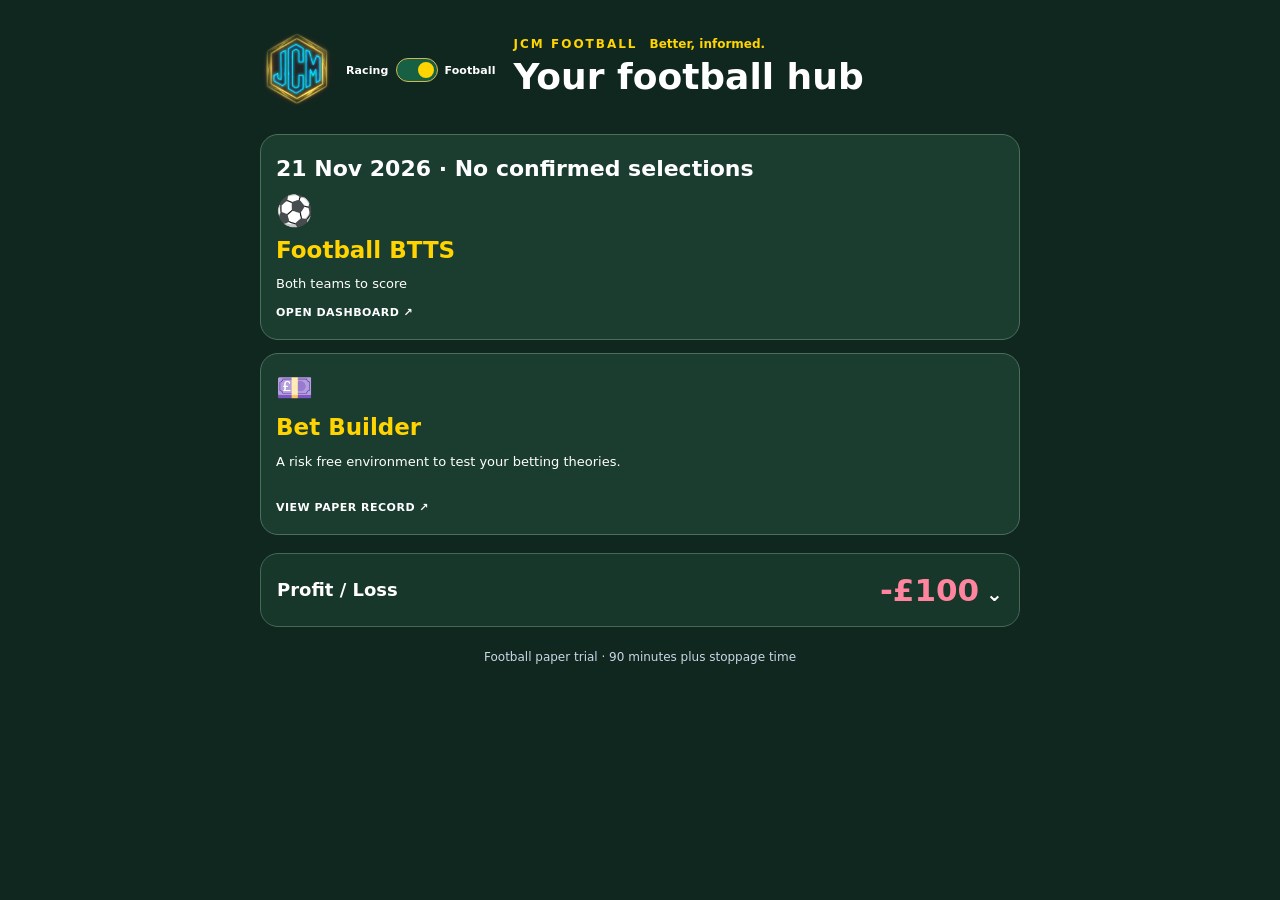
<file: football.html>
<!doctype html><html lang="en"><head><meta charset="utf-8"><meta name="viewport" content="width=device-width, initial-scale=1,viewport-fit=cover"><title>JCM | Football BTTS</title><meta name="jcm-app-version" content="2026-11-09-approved-three-lay-trial"><meta name="description" content="JCM Football — BTTS paper trial"><link rel="apple-touch-icon" sizes="180x180" href="./apple-touch-icon.png"><link rel="icon" type="image/png" sizes="192x192" href="./icon-192.png"><link rel="manifest" href="./football.webmanifest"><meta name="theme-color" content="#10271f"><meta name="apple-mobile-web-app-capable" content="yes"><meta name="apple-mobile-web-app-status-bar-style" content="default"><meta name="apple-mobile-web-app-title" content="JCM Football"><link rel="stylesheet" href="scripts/jcm-shell.css?v=20261109"><link rel="stylesheet" href="scripts/sport-switch.css?v=20261109-switch-fix">
<style>#jcm-official-panel .jcm-research-row.jcm-competition-watchlist{border-color:#edbd57}.jcm-competition-watchlist .jcm-confidence.low{background:#70521b;border-color:#edbd57}</style>
<style>
#jcm-field-test{max-width:900px;margin:18px auto;padding:0 16px}#jcm-field-test[hidden]{display:none!important}.jcm-ft-wrap{border:1px solid #77623a;background:#202b3e;border-radius:14px;padding:16px}.jcm-ft-wrap h2{margin:0 0 7px;color:#ffd700;font-size:18px}.jcm-ft-note{font-size:12px;line-height:1.6;color:#d4dce9}.jcm-ft-card{background:#182336;border:1px solid #42516b;border-radius:10px;margin:9px 0;padding:12px;display:flex;align-items:center;justify-content:space-between;gap:10px}.jcm-ft-name{font-weight:800}.jcm-ft-where{color:#d0d9e6;font-size:12px;margin-top:4px}.jcm-ft-rating{white-space:nowrap;color:#fff;background:#42506a;padding:7px;border-radius:7px;font-size:12px;font-weight:800}.jcm-ft-hub{border:1px solid #77623a!important}
</style>
<style>
.jcm-research-row{grid-template-columns:minmax(75px,23%) minmax(0,1fr) 73px;column-gap:9px}
.jcm-detail-rating{display:flex;margin:12px 0}.jcm-detail-rating .jcm-confidence{flex-basis:130px;min-height:66px;padding:8px}.jcm-detail-rating .jcm-confidence small{font-size:11px}.jcm-research-row.jcm-rating-high{border:2px solid #43bd84}.jcm-research-row.jcm-rating-medium{border:2px solid #edbd57}.jcm-research-row.jcm-rating-low{border:2px solid #ed7185}
@media(max-width:380px){.jcm-research-row{grid-template-columns:65px minmax(0,1fr) 61px;column-gap:5px}}
.jcm-horse-with-confidence{display:flex;align-items:center;justify-content:space-between;gap:7px;min-width:0}
.jcm-horse-with-confidence>.jcm-horse{min-width:0;flex:1 1 auto}
.jcm-confidence{display:flex;flex-direction:column;align-items:center;justify-content:center;flex:0 0 52px;min-height:46px;padding:5px 3px;border-radius:8px;border:1px solid transparent;line-height:1.2;text-align:center}
.jcm-confidence strong{font-size:15px}.jcm-confidence small{font-size:9px;font-weight:800;margin-top:3px}
.jcm-confidence.high{background:#135b43;border-color:#43bd84;color:#fff}
.jcm-confidence.medium{background:#70521b;border-color:#edbd57;color:#fff}
.jcm-confidence.low{background:#7b2633;border-color:#ed7185;color:#fff}
.jcm-confidence.unrated{background:#364156;border-color:#728099;color:#fff}
@media(max-width:380px){.jcm-horse-with-confidence{gap:4px}.jcm-confidence{flex-basis:44px}.jcm-confidence strong{font-size:13px}.jcm-confidence small{font-size:8px}}
</style>
<style>
#jcm-detail-overlay{z-index:100}
#jcm-rated-ratios{display:grid;gap:8px;width:100%}
.jcm-rated-line{display:grid;grid-template-columns:72px 1fr auto;gap:10px;align-items:center;width:100%;padding:9px;border-radius:9px;background:#121b2c}
.jcm-rated-line .high{color:#80e4b2}.jcm-rated-line .medium{color:#f5ce79}.jcm-rated-line .low{color:#ff9bad}
.jcm-rated-table{width:100%;border-collapse:collapse;font-size:14px}
.jcm-rated-table th,.jcm-rated-table td{padding:12px 5px;border-bottom:1px solid #52647b;text-align:left}
.jcm-rated-table th{font-size:12px}
</style>
<style>
.jcm-account-switch{display:flex;position:relative;background:#121626;border:1px solid #65748a;border-radius:24px;padding:4px;margin:16px 0;gap:4px}
.jcm-account-switch button{flex:1;position:relative;z-index:1;border:0;background:transparent;color:#fff;border-radius:20px;padding:12px 8px;font:inherit;font-weight:750;cursor:pointer;min-height:44px}
.jcm-account-switch::before{content:'';position:absolute;left:4px;top:4px;bottom:4px;width:calc(50% - 6px);background:#365774;border-radius:20px;transition:transform .18s}
.jcm-account-switch.manual::before{transform:translateX(calc(100% + 4px))}
.jcm-manual-row{border:1px solid #52647b;background:#182336;border-radius:12px;padding:14px;margin:12px 0}
.jcm-manual-row input[type=number]{width:100%;min-width:0;padding:10px;font-size:16px;margin:8px 0;color:#fff;background:#26324b;border:1px solid #65748a;border-radius:8px}
.jcm-manual-row input[type=checkbox]{width:22px;height:22px;vertical-align:middle;accent-color:#43bd84}
.jcm-manual-row button{padding:10px 14px;min-height:44px;border-radius:8px;background:#365774;color:#fff;border:1px solid #65748a;font:inherit}
.jcm-manual-row :disabled{opacity:.65}
</style>
<style>
.jcm-modal:has(.jcm-result-card){width:min(calc(100vw - 24px),680px)}
.jcm-result-card{border:1px solid #52647b;border-radius:16px;background:#1c293c;padding:22px 18px;clear:both}
.jcm-result-top{display:flex;gap:10px;align-items:center;flex-wrap:wrap}.jcm-result-course{flex:1;min-width:90px}.jcm-result-top .jcm-confidence{margin-left:auto;min-width:78px;padding:8px}.jcm-result-top .jcm-confidence small{font-size:11px;margin:2px 0}.jcm-result-top .jcm-confidence strong{font-size:21px}.jcm-result-time{border:1px solid #52647b;border-radius:12px;background:#26364b;padding:14px;font-size:23px;font-weight:850;color:#ffd700}
.jcm-result-top strong{font-size:20px}.jcm-result-card small{display:block;color:#d4dfef;font-size:13px;margin:6px 0}
.jcm-result-summary{display:flex;align-items:center;gap:12px;flex-wrap:wrap;margin:16px 0}.jcm-result-finish{font-size:18px}.jcm-result-outcome{display:inline-block;font-size:18px;font-weight:850;padding:12px 18px;border-radius:24px;margin:0}
.jcm-result-outcome.win{background:#14543b;color:#85efb8}.jcm-result-outcome.loss{background:#70263a;color:#ffb3c1}.jcm-result-outcome.pending{background:#364156;color:#fff}
.jcm-result-body{display:grid;gap:12px}.jcm-result-tile{border:1px solid #52647b;border-radius:12px;background:#142237;padding:16px}.jcm-result-tile h3{margin:0 0 12px;font-size:17px;color:#ffd700}.jcm-result-tile p{margin:8px 0;overflow-wrap:anywhere}.jcm-result-stat + .jcm-result-stat{margin-top:12px}.jcm-result-stat strong{display:block;font-size:19px;overflow-wrap:anywhere}.jcm-result-body h2{font-size:clamp(25px,7vw,34px);line-height:1.2;margin:12px 0}
.jcm-result-grid{display:grid;grid-template-columns:repeat(2,minmax(0,1fr));gap:22px 14px;border-top:1px solid #52647b;padding:18px 0;margin:20px 0}.jcm-result-grid strong{display:block;font-size:19px;overflow-wrap:anywhere}
.jcm-race-action{display:block;padding:14px;border:1px solid #65748a;border-radius:10px;font-weight:800}
.jcm-link-unavailable{font-size:13px;color:#c6d0de}
#jcm-official-panel .jcm-status.win{color:#85efb8}#jcm-official-panel .jcm-status.loss{color:#ff849d}
@media(max-width:380px){.jcm-result-card{padding:18px 12px}.jcm-result-grid strong{font-size:17px}}
</style><style>.football-acca-entry{width:100%;border:1px solid #3c6050;text-align:left;color:#fff;font:inherit;cursor:pointer;background:#10271f}.football-acca-entry:hover{border-color:#ffd400}.football-acca-entry:focus-visible{outline:3px solid #ffd400;outline-offset:3px}</style></head><body data-sport="football"><header><div class="head"><div class="brand"><div class="identity"><img alt="JCM logo" src="./jcm-logo.svg"><div class="jcm-tagline">Better, informed</div></div><select id="date" aria-label="Football date"><option value="2026-11-07">7 Nov 2026</option></select></div><div class="metrics"><div class="metric"><strong>—</strong><small>BTTS RESULTS</small></div><div class="metric"><strong>—</strong><small>SUCCESSES</small></div><div class="metric"><strong>—</strong><small>FAILURES</small></div><div class="metric"><strong>—</strong><small>PENDING</small></div></div></div></header><main></main><script src="scripts/football-acca.js?v=20261109-acca"></script><script src="scripts/football-ui.js?v=20261121-prematch-review"></script><script src="scripts/sport-switch.js?v=20261127-international"></script></body></html>
</file>
<file: scripts/jcm-shell.css>
:root{--bg:#121626;--panel:#1c2435;--gold:#ffd700;--teal:#00c2b9;--red:#dc143c;--muted:#a7b1c3}*{box-sizing:border-box}body{margin:0;background:var(--bg);color:#fff;font-family:system-ui,-apple-system,Segoe UI,sans-serif}header{position:sticky;top:0;z-index:3;background:#121626f5;backdrop-filter:blur(14px);border-bottom:1px solid #344057;box-shadow:0 8px 24px #0005}.head{max-width:900px;margin:auto;padding:calc(20px + env(safe-area-inset-top, 0px)) 16px 12px}@media(display-mode:standalone){header{padding-top:max(58px, env(safe-area-inset-top, 0px))}.head{padding-top:12px}}.brand{display:flex;align-items:center;gap:12px;justify-content:space-between}.identity{display:flex;align-items:center;gap:10px}.identity img{height:46px;width:46px;border-radius:10px;object-fit:cover;mix-blend-mode:screen;background:transparent}.brandname{font-weight:850;letter-spacing:1.5px;color:var(--gold)}.subtitle{font-size:10px;color:var(--muted);letter-spacing:1px}select{background:#253149;color:white;border:1px solid #516077;border-radius:9px;padding:10px 8px;font-weight:700;max-width:145px}.metrics{display:grid;grid-template-columns:repeat(4,1fr);gap:8px;margin-top:12px}.metric{background:#202a3d;border:1px solid #364157;border-radius:12px;padding:10px 5px;text-align:center}.metric strong{display:block;font-size:clamp(17px,4vw,26px);color:var(--gold)}.metric small{font-size:9px;color:var(--muted);letter-spacing:.5px}.metric:nth-child(2) strong{color:var(--teal)}.metric:nth-child(3) strong{color:#ff5978}.metric:nth-child(4) strong{color:white}main{max-width:900px;margin:auto;padding:20px 16px 60px}.day{display:flex;justify-content:space-between;align-items:center;background:linear-gradient(120deg,#22323c,#20273b);border:1px solid #43536a;border-radius:15px;padding:16px;margin-bottom:16px}.day .eyebrow{font-size:11px;color:var(--muted);letter-spacing:1px}.day strong{font-size:32px;color:var(--gold)}.day .detail{font-size:12px;color:var(--muted);text-align:right}.section{display:flex;justify-content:space-between;align-items:center;margin:18px 0 10px}.section h2{font-size:17px;margin:0}.section small{color:var(--muted)}.pick{display:grid;grid-template-columns:80px minmax(0,1fr) 76px 75px;gap:10px;align-items:center;background:var(--panel);border:1px solid #344158;border-radius:13px;padding:15px 13px;margin-bottom:9px}.when{font-weight:800;color:var(--gold);font-size:15px}.course{font-size:12px;color:var(--muted)}.horse{font-size:16px;font-weight:750;overflow-wrap:anywhere}.note{font-size:11px;color:var(--muted);margin-top:5px}.place{text-align:center;font-weight:800;font-size:15px}.place small{display:block;color:var(--muted);font-size:10px;font-weight:400}.tag{display:inline-block;text-align:center;border-radius:8px;font-size:12px;font-weight:900;padding:9px 6px}.win{color:#72f4dc;background:#075d52}.loss{color:#ffafbe;background:#6d1930}.nr{color:#ddd;background:#45495b}.foot{margin-top:22px;font-size:12px;color:var(--muted);line-height:1.55}.foot summary{cursor:pointer;color:#d4dfef}.foot a{color:#65e8df}.empty{background:var(--panel);border-radius:12px;padding:26px;text-align:center;color:var(--muted)}@media(max-width:530px){.pick{grid-template-columns:58px minmax(0,1fr) 53px 58px;gap:6px;padding:13px 8px}.horse{font-size:13px}.when{font-size:13px}.course,.note{font-size:10px}.place{font-size:12px}.tag{font-size:10px;padding:8px 3px}.identity img{width:40px;height:40px}.brandname{font-size:13px}.subtitle{font-size:8px}select{font-size:11px;max-width:125px}.metric small{font-size:8px}}

.market-summary{margin-top:8px;font-size:10px;color:#9baec5;display:flex;align-items:center;gap:5px}.market-dot{height:7px;width:7px;border-radius:50%;background:#78859b;display:inline-block}.odds-panel{margin-top:15px;background:#1c2435;border:1px solid #344158;border-radius:14px;padding:15px}.odds-panel summary{cursor:pointer;font-size:13px;font-weight:700;color:#f3d96a}.odds-panel p{color:#a7b1c3;font-size:12px;line-height:1.6}.odds-table{width:100%;border-collapse:collapse;font-size:12px}.odds-table th,.odds-table td{text-align:left;border-bottom:1px solid #344158;padding:9px 5px}.odds-table th{color:#a7b1c3}.data-note{font-size:11px;color:#a7b1c3;line-height:1.6}.pill{display:inline-block;background:#303e52;color:#d1d9e5;border-radius:7px;padding:4px 7px;font-size:10px;font-weight:800}.live-disclaimer{font-size:11px;color:#a7b1c3;margin:10px 0 0}

/* iPhone/mobile: keep date selector fully visible and easy to tap. */
@media(max-width:600px){
 html,body{max-width:100%;overflow-x:hidden}
 .head{padding:10px 12px}
 .brand{display:flex;flex-direction:column;align-items:stretch;gap:10px}
 .identity{min-width:0;max-width:100%;justify-content:flex-start}
 .identity>div{min-width:0}
 .brandname{overflow-wrap:anywhere}
 :is(#date,#jcm-watch-date){display:block;width:100%;max-width:none;min-width:0;min-height:48px;font-size:16px;padding:12px 14px;touch-action:manipulation}
 .metrics{grid-template-columns:repeat(2,minmax(0,1fr));gap:7px;margin-top:10px}
 .metric{min-width:0}
 main{padding:14px 12px 55px}
 .day{gap:10px;padding:12px;min-width:0}
 .day strong{font-size:26px}
 .pick{min-width:0}
}

/* Brand refresh: original JCM emblem and white Better, informed slogan. */
.identity{gap:16px}
.identity img{width:72px;height:72px;border-radius:17px;flex-shrink:0}
.jcm-tagline{font-size:clamp(19px,3.5vw,30px);font-weight:800;color:#fff;letter-spacing:-.025em;line-height:1.1}
@media(max-width:600px){.identity{gap:12px}.identity img{width:58px;height:58px;border-radius:13px}.jcm-tagline{font-size:clamp(19px,5.5vw,26px)}}

.watchlist{margin:16px 0;padding:15px;background:#192738;border:1px solid #52647b;border-radius:14px}.watchlist h2{margin:0 0 5px;font-size:17px;color:#ffd700}.watch-intro{font-size:12px;color:#c0cad8;line-height:1.55;margin:0 0 12px}.watch-card{background:#202e42;border:1px solid #43556e;border-radius:11px;padding:12px;margin:10px 0}.watch-head{display:flex;flex-wrap:wrap;align-items:center;justify-content:space-between;gap:8px}.watch-horse{font-size:16px;font-weight:800}.watch-risk{font-size:11px;font-weight:800;color:#ffe2a3;background:#665027;padding:6px 9px;border-radius:7px}.watch-detail{font-size:12px;color:#d0d8e3;line-height:1.55;margin-top:7px}.watch-source{font-size:11px;color:#65e8df}.watch-hidden{display:none}

.jcm-unified{max-width:900px;margin:0 auto 18px;padding:0 16px}.jcm-unified-card{background:#1c2435;border:1px solid #43536a;border-radius:14px;padding:15px}.jcm-unified h2{margin:0 0 7px;color:#ffd700;font-size:18px}.jcm-unified p{font-size:12px;color:#c3cede;line-height:1.6}.jcm-unified-status{font-size:11px;color:#76ddd7;font-weight:800}.jcm-unified-table{overflow-x:auto;max-width:100%}.jcm-unified table{border-collapse:collapse;width:100%;min-width:580px;font-size:12px}.jcm-unified th,.jcm-unified td{padding:9px;border-bottom:1px solid #344158;text-align:left}.jcm-unified th{color:#ffd700}.jcm-unified .missing{color:#c3cede}
/* Compact mobile header: logo and date on one line, safely below iPhone status bar. */
@media(max-width:600px){
 .brand{flex-direction:row;align-items:center;justify-content:space-between;gap:8px}
 .identity{flex:1 1 auto;min-width:0;gap:8px}
 .identity img{width:44px;height:44px;border-radius:10px;flex-shrink:0}
 .jcm-tagline{font-size:clamp(14px,3.7vw,20px);white-space:nowrap}
 :is(#date,#jcm-watch-date){display:block;flex:0 0 auto;width:120px;max-width:120px;min-width:0;min-height:40px;font-size:12px;padding:8px 5px}
 .head{padding:8px 12px}
}
@media(max-width:380px){.identity img{width:38px;height:38px}.jcm-tagline{font-size:13px}:is(#date,#jcm-watch-date){width:110px;max-width:110px}}
@media(display-mode:standalone){header{padding-top:max(48px, env(safe-area-inset-top, 0px))}}
/* Feather the JPEG tile into the exact header background; preserve neon emblem. */
.identity img{background-color:#121626;mix-blend-mode:normal;-webkit-mask-image:radial-gradient(ellipse closest-side at center,#000 65%,transparent 100%);mask-image:radial-gradient(ellipse closest-side at center,#000 65%,transparent 100%);border-radius:0}
/* High-contrast accuracy headings on both official and watchlist panels. */
.day .eyebrow,.watch-accuracy .eyebrow{color:#fff;font-weight:800;opacity:1}
/* Improve legibility of labels beneath the top performance figures. */
.metrics .metric small{color:#fff;opacity:1;font-weight:800;letter-spacing:.055em;text-shadow:0 1px 2px #0005}
/* Focused two-panel mobile dashboard. Legacy data stays available in side drawer. */
main>.day,main>.section,main>#picks,main>#jcm-watchlist,main>#market-monitor,main>.foot{display:none!important}
.jcm-panel{background:#1b2537;border:1px solid #3c4b64;border-radius:17px;padding:14px 12px;margin:0 0 15px}
.jcm-panel-heading{display:flex;align-items:center;justify-content:space-between;gap:8px;margin-bottom:12px}
.jcm-panel-heading h2{margin:0;font-size:19px;color:#fff}
.jcm-panel-heading .jcm-accuracy{font-weight:800;color:#ffd400;font-size:20px}
.jcm-row{width:100%;display:grid;grid-template-columns:70px minmax(0,1fr) 53px 60px;align-items:center;gap:7px;text-align:left;color:#fff;background:#222f45;border:1px solid #465672;border-radius:12px;padding:12px 8px;margin:8px 0;cursor:pointer;font:inherit}
.jcm-row:focus-visible,.jcm-logo-button:focus-visible{outline:2px solid #ffd400;outline-offset:2px}
.jcm-row .jcm-time{font-weight:800;color:#ffd400;font-size:15px}
.jcm-row .jcm-ground{font-size:11px;color:#c2ccdd;margin-top:3px}
.jcm-row .jcm-horse{font-weight:800;overflow-wrap:anywhere;font-size:14px}
.jcm-row .jcm-place{text-align:center;font-weight:800;font-size:14px}
.jcm-row .jcm-status{font-weight:800;text-align:center;font-size:11px;border-radius:8px;padding:8px 2px;background:#364156}
.jcm-row .jcm-status.win{color:#13d2c7}.jcm-row .jcm-status.loss{color:#ff668c}.jcm-row .jcm-status.nr{color:#fff}.jcm-row .jcm-status.pending{color:#fff}
.jcm-overlay{position:fixed;inset:0;z-index:50;background:#000a;display:none}
.jcm-overlay.open{display:block}
.jcm-modal{position:absolute;left:50%;top:50%;transform:translate(-50%,-50%);width:min(90vw,460px);max-height:80vh;overflow:auto;background:#202b40;border:1px solid #61728c;border-radius:18px;padding:22px;color:#fff;box-shadow:0 20px 60px #0009}
.jcm-modal h2{margin:0 0 12px}.jcm-modal p{line-height:1.55}.jcm-modal a{color:#72e4ed}
.jcm-drawer{position:absolute;top:0;bottom:0;left:0;width:min(85vw,360px);overflow:auto;background:#1b2537;padding:calc(22px + env(safe-area-inset-top,0px)) 20px 30px;box-shadow:10px 0 40px #0008}
.jcm-close{float:right;background:#34445c;color:white;border:1px solid #65748a;border-radius:9px;font-size:22px;padding:5px 12px;cursor:pointer}
.jcm-logo-button{background:none;border:0;padding:0;cursor:pointer;display:flex;align-items:center}
.jcm-drawer details{margin:16px 0}.jcm-drawer summary{cursor:pointer}
@media(max-width:380px){.jcm-row{grid-template-columns:58px minmax(0,1fr) 42px 52px;gap:4px}.jcm-row .jcm-horse{font-size:12px}}
/* Portrait race rows: time and white course on separate lines, no collisions. */
.jcm-row>span:first-child{display:flex;flex-direction:column;align-items:flex-start;min-width:0;gap:5px}
.jcm-row .jcm-time{display:block;line-height:1.1}
.jcm-row .jcm-ground{display:block;color:#fff;font-size:11px;font-weight:700;line-height:1.2;margin:0;overflow-wrap:anywhere}
.jcm-row{grid-template-columns:minmax(75px,21%) minmax(0,1fr) 43px 70px;column-gap:7px}
.jcm-row .jcm-horse{min-width:0}
@media(max-width:380px){.jcm-row{grid-template-columns:minmax(65px,22%) minmax(0,1fr) 37px 61px;column-gap:4px}.jcm-row .jcm-ground{font-size:10px}}
/* Keep technical data in the drawer rather than the main racing dashboard. */
.jcm-drawer #jcm-unified{display:block;max-width:100%;margin:16px 0}
.jcm-drawer .jcm-unified-card{padding:12px;max-width:100%;overflow-x:auto}
.jcm-drawer #jcm-feed-status{margin:12px 0!important;padding:0!important}
/* Accessibility polish: higher contrast and comfortably readable selection rows. */
.jcm-panel-heading h2{color:#ffd400;font-size:clamp(20px,4.5vw,25px);font-weight:850}
.jcm-panel-heading .jcm-accuracy{font-size:clamp(22px,5vw,28px)}
.jcm-row{grid-template-columns:minmax(80px,23%) minmax(0,1fr) 43px 73px;column-gap:7px;padding:14px 9px;min-height:76px}
.jcm-row .jcm-time{font-size:clamp(17px,4.2vw,21px)}
.jcm-row .jcm-ground{font-size:clamp(12px,3.1vw,14px);color:#fff;font-weight:750}
.jcm-row .jcm-horse{font-size:clamp(15px,3.8vw,19px);line-height:1.25;color:#fff}
.jcm-row .jcm-place{font-size:clamp(15px,3.8vw,18px);color:#fff}
.jcm-row .jcm-status{font-size:12px;line-height:1.2;padding:10px 2px}
.metrics .metric small{color:#fff;font-size:clamp(9px,2.3vw,12px);line-height:1.3}
:is(#date,#jcm-watch-date){color:#fff;font-weight:800}
@media(max-width:380px){.jcm-row{grid-template-columns:66px minmax(0,1fr) 36px 59px;column-gap:4px;padding:12px 6px}.jcm-row .jcm-horse{font-size:14px}.jcm-row .jcm-status{font-size:10px}.jcm-row .jcm-ground{font-size:11px}}
/* Slightly larger tappable JCM emblem without disturbing date selector. */
@media(max-width:600px){.identity img{width:54px;height:54px;flex-shrink:0}.identity{gap:9px}.jcm-logo-button{flex-shrink:0}}
@media(max-width:380px){.identity img{width:46px;height:46px}.identity{gap:6px}}
/* Tappable official totals and compact category result list. */
.metrics .metric[data-jcm-category]{cursor:pointer;touch-action:manipulation}
.metrics .metric[data-jcm-category]:focus-visible{outline:3px solid #ffd400;outline-offset:3px}
.jcm-category-list{display:flex;flex-direction:column;gap:9px;margin-top:16px}
.jcm-category-row{display:grid;grid-template-columns:82px minmax(0,1fr);gap:12px;align-items:center;background:#28364d;border:1px solid #4d5f7a;border-radius:12px;padding:12px;color:#fff}
.jcm-category-row .jcm-time{color:#ffd400;font-weight:800;font-size:18px}
.jcm-category-row .jcm-ground{color:#fff;font-weight:700;font-size:13px;margin-top:4px}
.jcm-category-row .jcm-horse{font-weight:800;font-size:17px;overflow-wrap:anywhere}
/* Centred compact date label while retaining native iPhone picker affordance. */
:is(#date,#jcm-watch-date){text-align:center;text-align-last:center;appearance:none;-webkit-appearance:none;padding:9px 22px 9px 8px!important;background-image:url("data:image/svg+xml,%3Csvg xmlns='http://www.w3.org/2000/svg' width='16' height='16' viewBox='0 0 24 24' fill='none' stroke='%23ffffff' stroke-width='2.5' stroke-linecap='round' stroke-linejoin='round'%3E%3Cpath d='m7 10 5 5 5-5'/%3E%3C/svg%3E");background-repeat:no-repeat;background-position:right 6px center;background-size:15px}
:is(#date,#jcm-watch-date) option{text-align:center}

/* JCM Hub: landing screen; existing racing dashboard remains intact underneath. */
#jcm-hub{position:fixed;inset:0;z-index:90;overflow-y:auto;background:#121626;color:#fff;padding:max(48px,env(safe-area-inset-top,0px)) 18px max(30px,env(safe-area-inset-bottom,0px));display:none}
#jcm-hub.active{display:block}
.jcm-hub-inner{max-width:760px;margin:auto}
.jcm-hub-top{display:flex;align-items:center;gap:15px;margin:8px 0 26px}
.jcm-hub-mark{width:76px;height:76px;object-fit:cover;-webkit-mask-image:radial-gradient(ellipse closest-side at center,#000 65%,transparent 100%);mask-image:radial-gradient(ellipse closest-side at center,#000 65%,transparent 100%)}
.jcm-hub-eyebrow{color:#ffd400;font-size:12px;font-weight:900;letter-spacing:2px;display:flex;flex-wrap:wrap;align-items:baseline;gap:4px 12px}.jcm-hub-tagline{color:#ffd400;font-size:12px;font-weight:800;letter-spacing:0}
.jcm-hub-title{color:#fff;font-size:clamp(26px,6vw,36px);line-height:1.12;margin:6px 0}
.jcm-hub-sub{color:#e1e7f2;font-size:15px;line-height:1.5;margin:0 0 24px}
.jcm-hub-grid{display:grid;grid-template-columns:minmax(0,1fr);gap:13px}
.jcm-hub-tile{display:flex;flex-direction:column;align-items:flex-start;gap:11px;text-align:left;min-height:182px;border-radius:18px;border:1px solid #455572;background:#202c41;color:#fff;padding:19px 15px;cursor:pointer;font:inherit}
.jcm-hub-tile:focus-visible,.jcm-home-link:focus-visible{outline:3px solid #ffd400;outline-offset:3px}
.jcm-hub-tile strong{font-size:clamp(17px,4.5vw,23px);line-height:1.2;color:#ffd400}
.jcm-hub-tile span{font-size:13px;line-height:1.4;color:#fff}
.jcm-hub-tile .jcm-hub-icon{font-size:30px;line-height:1}
.jcm-hub-tile .jcm-hub-state{font-size:11px;font-weight:850;letter-spacing:.5px;color:#fff;margin-top:auto}
.jcm-hub-foot{color:#cbd6e7;font-size:12px;margin-top:23px;text-align:center}
.jcm-profit-card{margin-top:18px;border:1px solid #455572;background:#182336;border-radius:18px;padding:18px 16px;color:#fff}
.jcm-profit-total,.jcm-profit-week-head{display:flex;align-items:center;justify-content:space-between;gap:12px}
.jcm-profit-total span{font-size:18px;font-weight:850;color:#fff}.jcm-profit-total strong{font-size:clamp(23px,6vw,31px);color:#fff}
.jcm-profit-record{margin:7px 0 10px;color:#cbd6e7;font-size:12px}
.jcm-profit-daily-stats{display:grid;grid-template-columns:repeat(2,minmax(0,1fr));gap:8px;margin:0 0 15px}
.jcm-profit-daily-stat{min-width:0;border:1px solid #35445d;background:#111b2b;border-radius:10px;padding:10px}
.jcm-profit-daily-stat span{display:block;color:#aebbd0;font-size:11px;line-height:1.25;margin-bottom:4px}
.jcm-profit-daily-stat strong{display:block;color:#fff;font-size:18px;line-height:1.2}
.jcm-profit-equation{grid-column:1/-1;color:#aebbd0;font-size:11px;padding:0 2px}
.jcm-profit-weeks{border-top:1px solid #455572}.jcm-profit-week{border-bottom:1px solid #35445d}
.jcm-profit-week-head{width:100%;padding:13px 0;border:0;background:transparent;color:#fff;font:inherit;text-align:left;cursor:pointer}
.jcm-profit-week-head span:first-child{font-size:15px}.jcm-profit-week-head strong{font-size:17px}.jcm-profit-week-head .jcm-week-chevron{font-size:16px;color:#aebbd0;transition:transform .18s ease}
.jcm-profit-week-head[aria-expanded="true"] .jcm-week-chevron{transform:rotate(180deg)}
.jcm-profit-week-detail{padding:0 0 10px}.jcm-profit-week-detail[hidden]{display:none}
.jcm-profit-entry{display:grid;grid-template-columns:minmax(0,1fr) auto;gap:3px 12px;padding:10px 9px;margin:0 0 7px;border-radius:10px;background:#111b2b}
.jcm-profit-entry strong{font-size:14px;color:#fff}.jcm-profit-entry>span{grid-column:2;grid-row:1/3;align-self:center;font-size:14px;font-weight:850}
.jcm-profit-entry small{color:#aebbd0;font-size:11px}.jcm-profit-card .positive{color:#43bd84}.jcm-profit-card .negative{color:#ff849d}
.jcm-profit-card>small{display:block;margin-top:12px;color:#aebbd0;font-size:11px}
.jcm-racing-hub .jcm-hub-top{display:grid;grid-template-columns:auto minmax(0,1fr) auto;gap:10px;margin:4px 0 20px}
.jcm-racing-hub .jcm-hub-mark{width:clamp(76px,22vw,112px);height:auto;aspect-ratio:1;grid-column:1;grid-row:1}
.jcm-racing-hub .jcm-hub-top>div{grid-column:2;grid-row:1}
.jcm-racing-hub .jcm-hub-top>.jcm-sport-switch{grid-column:3;grid-row:1;margin:0}
.jcm-racing-hub .jcm-hub-eyebrow{font-size:10px;letter-spacing:.1em}
.jcm-racing-hub .jcm-hub-title{font-size:clamp(18px,4vw,32px);margin:4px 0 0}
.jcm-racing-hub .jcm-hub-inner{max-width:840px}
.jcm-racing-hub :is(.jcm-today-link,.jcm-results-link){width:100%;min-height:clamp(110px,16dvh,172px);display:flex;flex-direction:row;align-items:center;justify-content:space-between;padding:clamp(18px,5vw,30px)}
.jcm-racing-hub :is(.jcm-today-link,.jcm-results-link) strong{font-size:clamp(22px,6vw,34px);color:var(--jcm-tile-accent,var(--gold))}
.jcm-racing-hub .jcm-tile-arrow{font-size:28px;color:var(--jcm-tile-accent,var(--gold));line-height:1}
.jcm-racing-hub .jcm-tile-copy{display:grid;gap:6px}
.jcm-racing-hub .jcm-tile-subtitle,.jcm-racing-hub .jcm-results-subtitle{font-size:clamp(13px,3.5vw,16px);line-height:1.35;color:#d4ddeb}
.jcm-racing-hub .jcm-results-subtitle{margin:0 0 14px}
.jcm-racing-hub .jcm-results-link strong>span{font-size:.86em}
.jcm-racing-hub .jcm-today-link{border-color:var(--gold)}
.jcm-hub-results{margin-top:clamp(24px,6vw,36px)}
.jcm-hub-results h2{font-size:clamp(22px,5vw,28px);margin:0 0 5px}
.jcm-racing-hub .jcm-hub-grid{gap:clamp(10px,2.8vw,16px)}
.jcm-racing-hub .jcm-results-link{border-inline-start:4px solid var(--jcm-tile-accent,var(--gold))}
.jcm-racing-hub .jcm-watch-link{--jcm-tile-accent:var(--jcm-watch-accent,#62e7db)}
body[data-sport="international"] #jcm-hub .jcm-watch-link strong{color:var(--jcm-tile-accent)}
@media(max-width:460px){
 .jcm-racing-hub .jcm-hub-top{grid-template-columns:auto minmax(0,1fr);gap:0 10px}
 .jcm-racing-hub .jcm-hub-mark{grid-row:1/3}
 .jcm-racing-hub .jcm-hub-top>.jcm-sport-switch{grid-column:2;grid-row:2;justify-self:start}
}
.jcm-home-link{border:1px solid #ffd400;background:#26324b;color:#ffd400;border-radius:10px;padding:8px 11px;font-size:13px;font-weight:850;cursor:pointer;margin-left:auto}
@media(max-width:360px){.jcm-hub-grid{gap:9px}.jcm-hub-tile{min-height:174px;padding:14px 11px}}

/* Small outlined home icon alongside the date selector. */
header .head{position:relative}
.jcm-home-link{position:absolute;top:0;right:0;margin:0!important;width:38px;height:38px;padding:0!important;display:inline-flex!important;align-items:center;justify-content:center;border:1px solid #ffd400;border-radius:10px;background:transparent;color:#ffd400;z-index:2}
header .head:has(.jcm-home-link) :is(#date,#jcm-watch-date){margin-right:44px}
@media(max-width:420px){.jcm-home-link{width:34px;height:34px}header .head:has(.jcm-home-link) :is(#date,#jcm-watch-date){margin-right:39px}}

/* Keep home square exactly level with the date selector, regardless of header height. */
header .head .jcm-home-link{top:auto;bottom:auto;right:auto;position:relative;flex:0 0 auto;width:40px;height:40px;min-width:40px;aspect-ratio:1;align-self:center;margin:0!important}
header .head:has(.jcm-home-link) :is(#date,#jcm-watch-date){margin-right:0!important}
header .head{display:flex;align-items:center}
header .head :is(#date,#jcm-watch-date){margin-left:auto}
@media(max-width:420px){header .head .jcm-home-link{width:36px;height:36px;min-width:36px}}

/* 2026-10-09: keep the entire accuracy strip below the brand/date/home row. */
header .head{display:block!important}
header .head>.brand{display:flex;align-items:center;min-width:0;width:100%;gap:8px}
header .head>.metrics{display:grid!important;position:static!important;width:100%;max-width:100%;clear:both;grid-template-columns:repeat(4,minmax(0,1fr));gap:8px;margin-top:12px}
header .head>.metrics>.metric{position:static!important;min-width:0;width:auto;overflow:hidden;padding:10px 4px}
header .head>.metrics>.metric strong{font-size:clamp(16px,4vw,25px);line-height:1.2}
header .head>.metrics>.metric small{display:block;white-space:normal;overflow-wrap:break-word;word-break:normal;font-size:clamp(8px,2vw,11px);line-height:1.25;margin-top:4px}
header .head>.jcm-home-link{position:absolute;right:12px;top:10px}
header .head:has(.jcm-home-link) .brand{padding-right:45px}
@media(max-width:600px){header .head>.metrics{grid-template-columns:repeat(2,minmax(0,1fr));gap:8px}header .head>.metrics>.metric{min-height:68px}header .head>.jcm-home-link{right:12px;top:10px}header .head:has(.jcm-home-link) .brand{padding-right:44px}header .head :is(#date,#jcm-watch-date){margin-left:auto;flex:0 0 120px;max-width:120px}}
@media(max-width:380px){header .head :is(#date,#jcm-watch-date){flex-basis:104px;max-width:104px}.jcm-tagline{font-size:13px}}

/* Dashboard-only mobile usability: no settlement or accuracy logic changes. */
@media(max-width:600px){
  .jcm-modal{width:calc(100vw - 24px);max-height:calc(100dvh - 32px);padding:18px;overscroll-behavior:contain}
  .jcm-drawer{max-width:calc(100vw - 24px);overscroll-behavior:contain}
  :is(#date,#jcm-watch-date){min-height:44px;font-size:16px}
  .jcm-row{overflow-wrap:anywhere}
  .jcm-row .jcm-status{font-weight:800}
  .watchlist,.day{overflow-wrap:anywhere}
}
@media(max-width:380px){.jcm-modal{padding:14px}.watchlist{padding:12px}}
@media(prefers-reduced-motion:reduce){html:focus-within{scroll-behavior:auto!important}*,*::before,*::after{animation-duration:.01ms!important;transition-duration:.01ms!important}}
:where(button,select,a,[role="button"]):focus-visible{outline:3px solid #ffd700;outline-offset:3px}
/* Reachable mobile header and scrollable dialogs. */
header{backdrop-filter:none}
header .head{padding-top:calc(44px + env(safe-area-inset-top,0px))}
#jcm-hub{padding-top:calc(72px + env(safe-area-inset-top,0px))}
.jcm-modal{position:absolute;top:calc(24px + env(safe-area-inset-top,0px));transform:translateX(-50%);max-height:calc(100dvh - 48px - env(safe-area-inset-top,0px) - env(safe-area-inset-bottom,0px));scroll-padding-top:64px}
.jcm-modal>.jcm-close{position:sticky;top:0;z-index:5;min-width:44px;min-height:44px;background:#34445c;box-shadow:0 2px 8px #0006}
.jcm-daily-rate{font-size:22px!important;font-weight:850;color:#fff!important}
/* One safe-area allowance and one aligned navigation row. */
header{padding-top:0!important}
header .head{padding-top:calc(16px + env(safe-area-inset-top,0px))}
#jcm-hub{padding-top:calc(24px + env(safe-area-inset-top,0px))}
header .head>.brand{display:grid;grid-template-columns:minmax(0,1fr) auto auto;align-items:center;gap:8px;padding-right:0!important}
header .head .jcm-home-link{position:relative;top:auto;right:auto;bottom:auto;align-self:center;margin:0!important}
header .head :is(#date,#jcm-watch-date){margin:0;flex:none}
@media(max-width:600px){header .head :is(#date,#jcm-watch-date){width:108px;max-width:108px;font-size:14px}.identity img{width:44px;height:44px}.jcm-tagline{font-size:14px;white-space:normal}.identity{gap:7px}}
@media(max-width:380px){header .head :is(#date,#jcm-watch-date){width:104px;max-width:104px}.jcm-tagline{font-size:13px}.identity img{width:40px;height:40px}}



body[data-racing-view] .jcm-home-link[hidden],
body[data-racing-view="todays-bets"] header .head > .metrics,
body[data-racing-view="picks-results"] #jcm-watch-metrics,
body[data-racing-view="watchlist-results"] header .head > .metrics:not(#jcm-watch-metrics),
body[data-racing-view] main > :not(#jcm-official-panel,.jcm-results-profit){display:none!important}

#jcm-official-panel .jcm-entry-group{display:block;margin-top:4px;font-size:11px;color:var(--gold);font-weight:800}
.jcm-race-off{display:flex;align-items:center;gap:4px}
.jcm-race-flag{width:15px;height:15px;flex:none;object-fit:cover;border-radius:50%;box-shadow:0 0 0 1px #fff4}
#jcm-official-panel .jcm-research-row[data-research-index]{border-inline-start:4px solid var(--gold)}
#jcm-official-panel .jcm-watch-row[data-research-index]{border-inline-start-color:var(--jcm-watch-accent,#62e7db)}
#jcm-official-panel .jcm-watch-row .jcm-entry-group{color:var(--jcm-watch-accent,#62e7db)}
body[data-sport="international"]{--jcm-watch-accent:#edbd57}

.jcm-profit-card summary.jcm-profit-total{cursor:pointer;list-style:none}
.jcm-profit-card summary.jcm-profit-total::-webkit-details-marker{display:none}
.jcm-profit-card summary.jcm-profit-total strong::after{content:' ⌄';color:#fff;font-size:.65em}
.jcm-profit-card details[open]>summary.jcm-profit-total strong::after{content:' ⌃'}

.jcm-profit-card summary.jcm-profit-total strong{flex-shrink:0;white-space:nowrap}
</file>
<file: scripts/sport-switch.css>
.jcm-sport-switch{display:inline-flex;position:relative;align-items:center;gap:7px;flex-shrink:0;cursor:pointer;padding:9px 3px;color:#fff;min-height:44px;white-space:nowrap}
.jcm-sport-switch input{position:absolute;opacity:0;width:100%;height:100%;inset:0;margin:0;cursor:pointer}
.jcm-sport-label{font-size:11px!important;font-weight:800;letter-spacing:.1px}
.jcm-sport-track{width:42px;height:24px;border:1px solid #d2b64f;border-radius:20px;background:#263b68;display:block;padding:3px;box-sizing:border-box}
.jcm-sport-track>span{display:block;width:16px;height:16px;border-radius:50%;background:#ffd400;transition:transform .18s ease}
.jcm-sport-switch input:checked~.jcm-sport-track{background:#176044}
.jcm-sport-switch input:checked~.jcm-sport-track>span{transform:translateX(18px)}
.jcm-sport-switch:has(input:focus-visible){outline:3px solid #ffd400;outline-offset:3px;border-radius:8px}
.jcm-hub-top{flex-wrap:wrap}.jcm-hub-top>.jcm-sport-switch{margin-left:-8px}.jcm-hub-top>div{min-width:0;flex:1 1 220px}
header .head>.brand{flex-wrap:wrap!important;padding-right:0!important;gap:9px}
header .identity{flex:1 1 auto;gap:9px}header .identity .jcm-tagline{font-size:14px}
header .head :is(#date,#jcm-watch-date){margin-left:auto;flex:0 0 120px}
@media(max-width:600px){
 header .head>.brand{display:grid!important;grid-template-columns:minmax(0,1fr) 40px}
 header .identity{grid-column:1;min-width:0}header .identity .jcm-tagline{display:none}
 header .head .jcm-home-link{grid-row:1;grid-column:2;position:static!important}
 header .head :is(#date,#jcm-watch-date){grid-column:1/-1;grid-row:2;width:100%;max-width:100%;min-width:0;min-height:44px;margin:0!important}
 .jcm-hub-top>.jcm-sport-switch{margin-left:0}.jcm-hub-top>div{flex-basis:100%}
}
body[data-sport="football"]{--bg:#10271f;--panel:#19382c;--muted:#b1cfc0;background:#10271f}
body[data-sport="football"] header,body[data-sport="football"] #jcm-hub{background:#10271f}
body[data-sport="football"] .identity img{background-color:#10271f}
body[data-sport="football"] .jcm-panel,body[data-sport="football"] .jcm-drawer,body[data-sport="football"] .jcm-profit-card{background:#17372a;border-color:#456956}
body[data-sport="football"] .jcm-row,body[data-sport="football"] .jcm-hub-tile,body[data-sport="football"] .metric,body[data-sport="football"] .jcm-result-tile,body[data-sport="football"] .jcm-modal,body[data-sport="football"] .jcm-category-row{background:#1b3d30;border-color:#4a705d}
body[data-sport="football"] select,body[data-sport="football"] .jcm-close,body[data-sport="football"] .jcm-home-link{background-color:#254e3b;border-color:#62856e}
body[data-sport="football"] .jcm-profit-entry,body[data-sport="football"] .jcm-profit-daily-stat{background:#102d21;border-color:#456956}
.football-row{grid-template-columns:60px minmax(0,1fr) 44px 65px!important}
.football-row .jcm-place{font-size:18px;white-space:nowrap}
.football-row .jcm-horse{font-size:clamp(14px,3.6vw,18px)}
.football-trial-note{color:#c2dacc;font-size:12px;line-height:1.5;margin:10px 0}
.football-table{width:100%;border-collapse:collapse;font-size:12px}.football-table td,.football-table th{padding:10px 5px;border-bottom:1px solid #456956;text-align:left;overflow-wrap:anywhere}
.football-summary-score{font-size:clamp(24px,7vw,34px);font-weight:850;color:#ffd400}
.football-team{display:block;line-height:1.35}.football-v{font-size:11px;opacity:.7;font-weight:400}
@media(max-width:360px){.jcm-sport-switch{gap:5px}.jcm-sport-label{font-size:10px!important}.football-row{grid-template-columns:47px minmax(0,1fr) 35px 55px!important;gap:4px}.football-row .jcm-status{font-size:10px}.football-row .jcm-horse{font-size:13px}}

.football-acca-leg{display:flex;align-items:center;gap:8px}.football-acca-leg input{accent-color:#43bd84;min-width:18px;min-height:18px}.football-acca-leg small{display:block;color:#b1cfc0;margin-top:4px}.football-positive{color:#6ef0b1}.football-negative{color:#ff8da3}

/* Keep the navigation switch independent of Bet Builder checkbox styling. */
.jcm-sport-switch input[type=checkbox]{appearance:none!important;-webkit-appearance:none!important;position:absolute!important;inset:0!important;display:block!important;width:100%!important;height:100%!important;min-width:0!important;margin:0!important;padding:0!important;border:0!important;background:transparent!important;opacity:0!important;cursor:pointer!important}
.jcm-sport-switch input[type=checkbox]::after{content:none!important;display:none!important}
</file>
